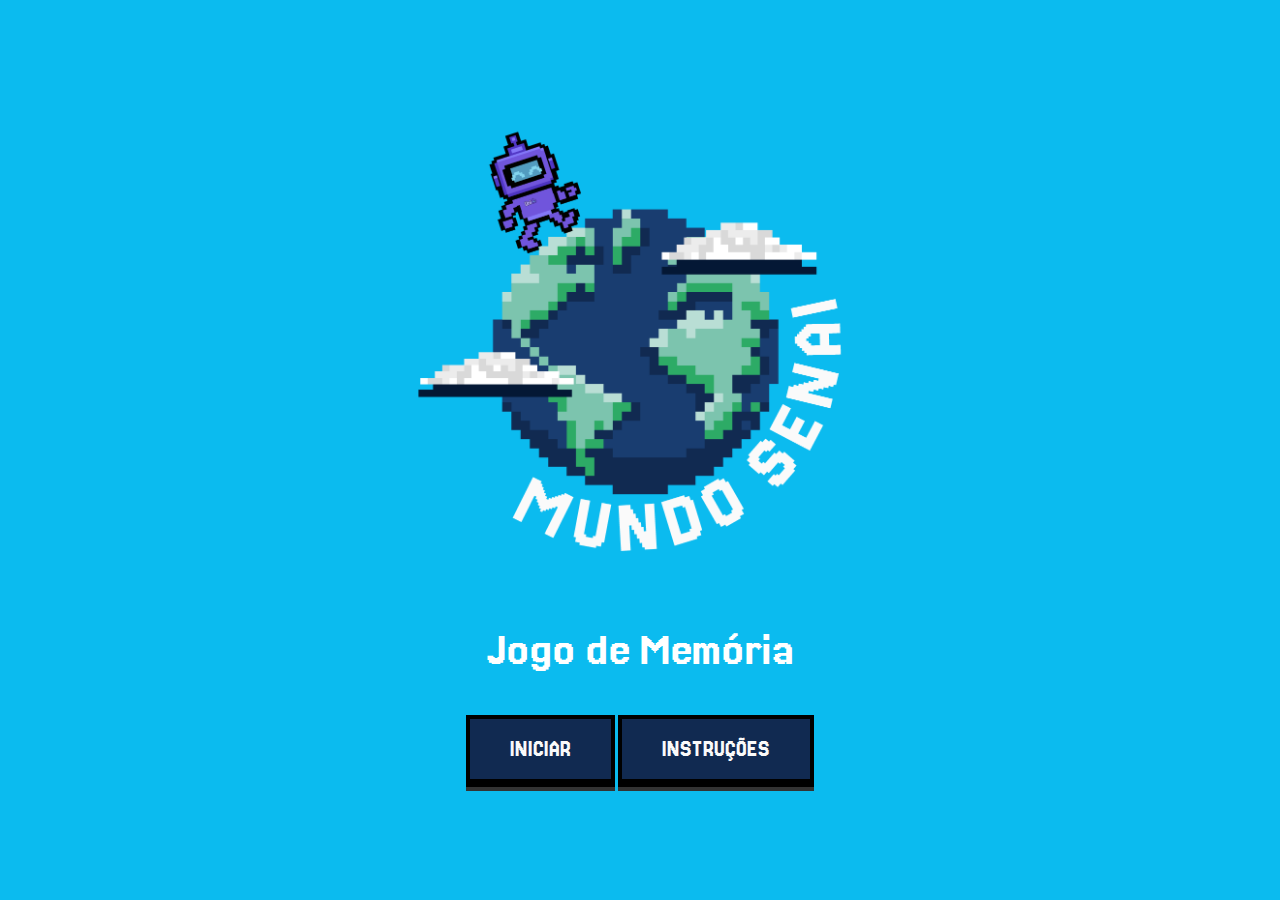
<file: index.html>
<!DOCTYPE html>
<html lang="pt-br">
<head>
  <meta charset="UTF-8">
  <meta name="viewport" content="width=device-width, initial-scale=1.0">
  <link rel="stylesheet" href="https://fonts.googleapis.com/css2?family=Poppins:wght@400;700&display=swap">
  <link rel="stylesheet" href="styles/index.css">
  <link rel="icon" type="image/png" href="/imagens/5.png">
  <title>Memoriza - Tela Inicial</title>
</head>
<body>
  <div id="initial-container">
    <img src="./imagens/MundoSENAI.png" alt="Logo Mundo Senai">
    <h1>Jogo de Memória</h1>
    <button id="startButton">Iniciar</button>
    <button type="button" id="instrucao" class="button">Instruções</button>
  </div>

  <div id="displayInstruction" style="display:none">
    <button id="closeInstruction" class="close">X</button>
    <h2>Instruções</h2>
    <p>1. <strong>Objetivo:</strong> O objetivo é combinar pares de cartas idênticas, ou seja, cartas com as mesmas imagens ou símbolos.</p>
    <p>2. <strong>Memorização:</strong> O desafio principal é memorizar a posição das cartas viradas. Conforme os jogadores viram as cartas, eles precisam tentar se lembrar das posições das cartas que foram viradas anteriormente.</p>
    <p>3. <strong>Fim do Jogo:</strong> O jogo termina quando todas as cartas forem combinadas em pares ou o tempo acabar.</p>
  </div>

  <!-- Importação do script JavaScript -->
  <script src="scripts/index.js"></script>
</body>
</html>
</file>
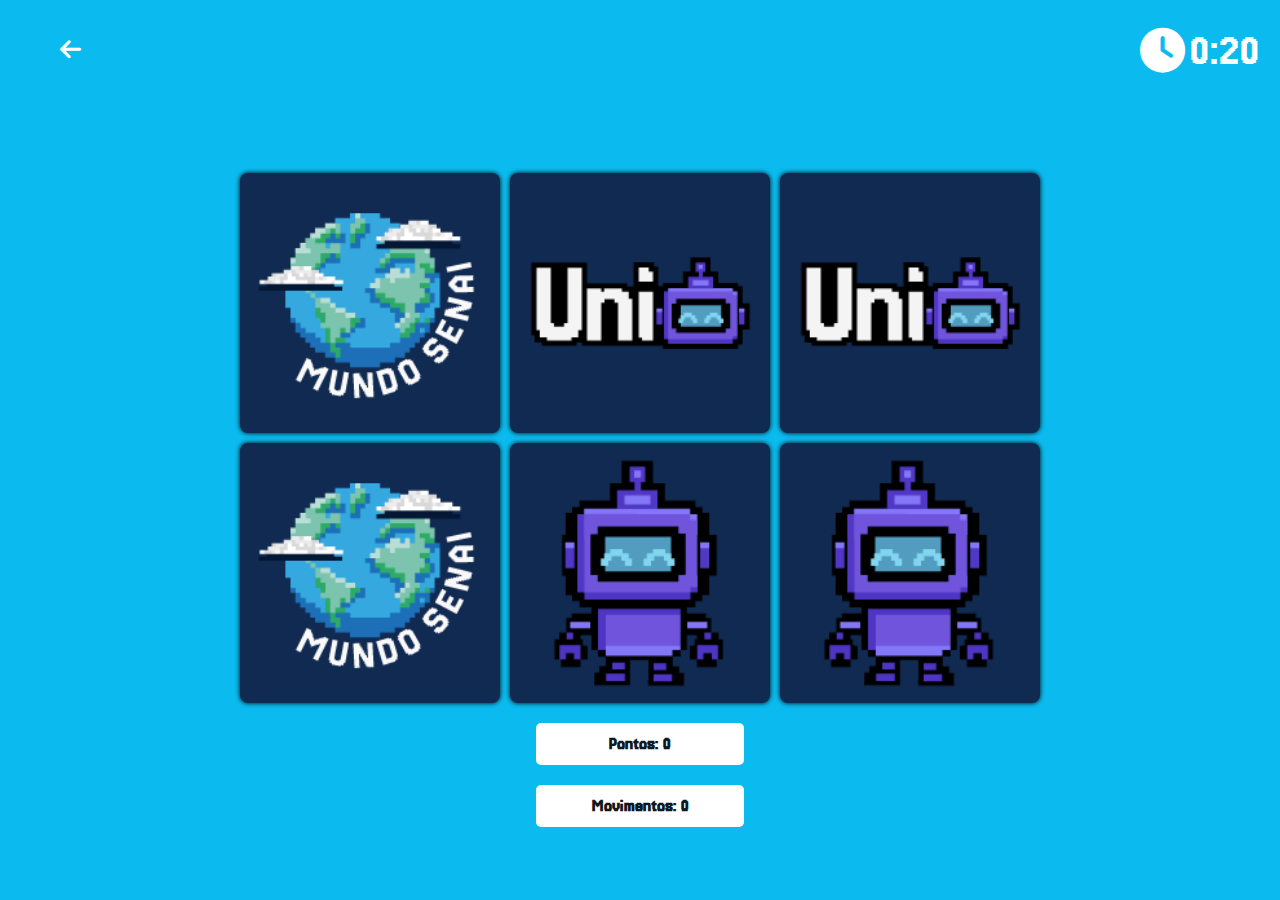
<file: game.html>
<!DOCTYPE html>
<html lang="pt-br">
<head>
  <meta charset="UTF-8">
  <meta name="viewport" content="width=device-width, initial-scale=1.0">
  <!-- Estilos gerais -->
  <link rel="stylesheet" href="styles/global.css">
  <!-- Estilos das cartas -->
  <link rel="stylesheet" href="styles/card.css">
  <!-- Estilos de pontuação -->
  <link rel="stylesheet" href="styles/scores.css">
  <!-- Link para os ícones -->
  <link rel="stylesheet" href="styles/index.css">
  <link rel="icon" type="image/png" href="/imagens/5.png">
  <link rel="stylesheet" href="https://cdnjs.cloudflare.com/ajax/libs/font-awesome/6.0.0-beta3/css/all.min.css">
  <link rel="stylesheet" href="styles/modal.css">

  <title>Jogo da Memória</title>
</head>
<body>
  <div class="control">
    <!-- Botões à esquerda -->
    <div class="botoes-esquerda">
      <button id="voltarButton"><i class="fas fa-arrow-left"></i></button>
    </div>
    
    <!-- Ícone de relógio -->
    <div id="tempoRestante">
      <i class="fas fa-clock"></i> <span id="valorTempo">00:00</span>
    </div>
  </div>

  <div id="game-container"></div>
  <div id="score">Pontos: 0</div>
  <div id="moves">Movimentos: 0</div>

  <!-- Modal de Parabéns -->
  <div id="congrats-modal" class="modal">
    <div class="modal-content" id="Congrats">
      <h2>Parabéns!</h2>
      <p id="congrats-message"></p>
      <img id="congrats-image" src="imagens/ganhou.png" alt="Celebração">
      <button id="voltarIndexButton">Voltar</button>
    </div>
  </div>

  <!-- Modal de Game Over -->
  <div id="game-over-modal" class="modal">
    <div class="modal-content" id="over">
      <h2>Game Over!</h2>
      <p id="game-over-message"></p>
      <img id="game-over-image" src="imagens/perdeu.png" alt="Perda">
      <button id="voltarIndexButtonOver">Voltar</button>
    </div>
  </div>

  <!-- Importação dos scripts JavaScript -->
  <script type="module" src="scripts/config.js"></script>
  <script type="module" src="scripts/game.js"></script>
  <script type="module" src="scripts/card.js"></script>
</body>
</html>
</file>
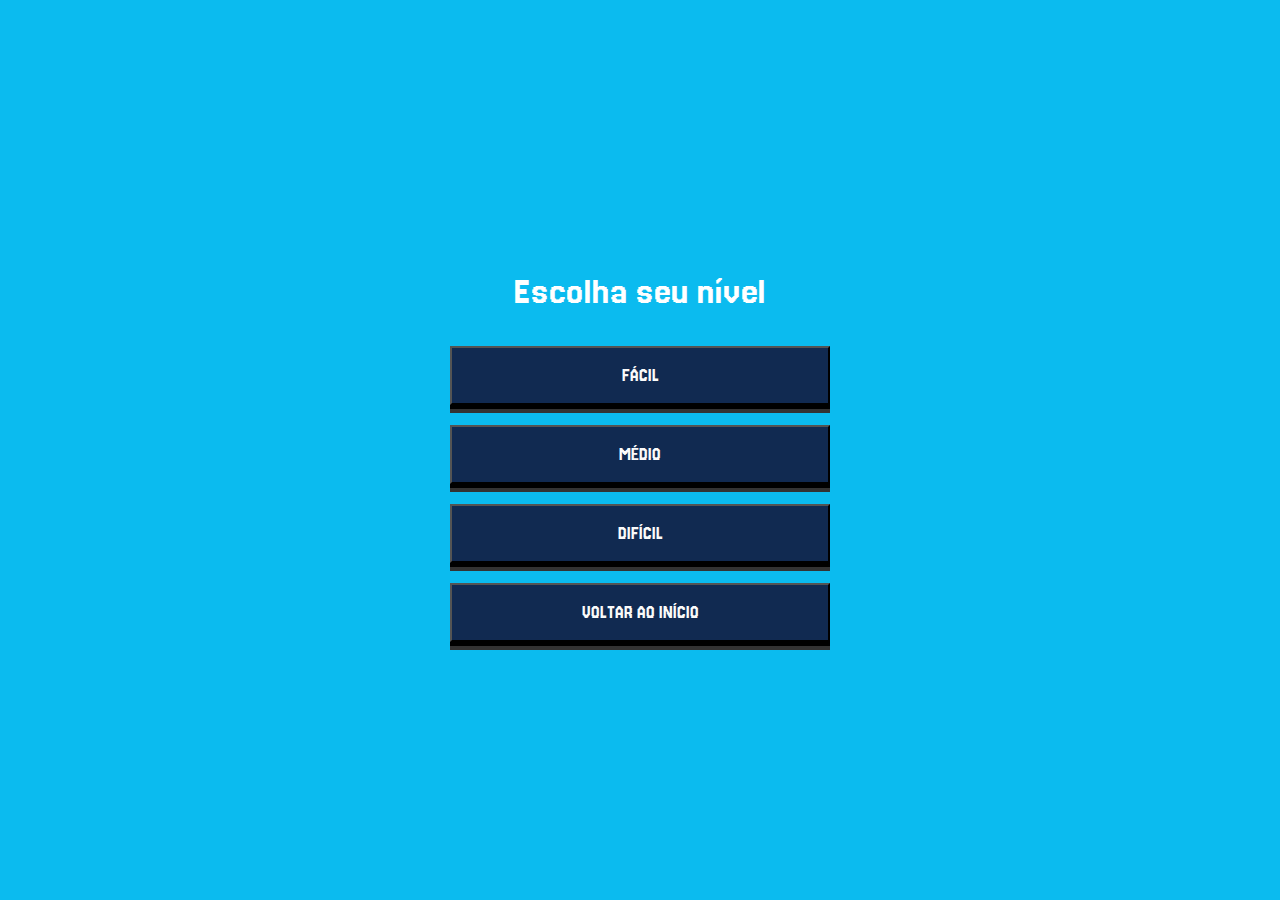
<file: niveis.html>
<!DOCTYPE html>
<html lang="pt-br">
<head>
  <meta charset="UTF-8">
  <meta name="viewport" content="width=device-width, initial-scale=1.0">
  <link rel="stylesheet" href="https://fonts.googleapis.com/css2?family=Poppins:wght@400;700&display=swap">
  <link rel="stylesheet" href="styles/niveis.css">
  <link rel="icon" type="image/png" href="/imagens/5.png">
  <title>Escolha de Nível</title>
</head>
<body>
  <div id="initial-container">
    <h1>Escolha seu nível</h1>
    <button data-level="facil">Fácil</button>
    <button data-level="medio">Médio</button>
    <button data-level="dificil">Difícil</button>
    <button id="voltarButton">Voltar ao Início</button>
  </div>

  <!-- Importação do script JavaScript -->
  <script src="scripts/niveis.js"></script>
</body>
</html>
</file>
<file: styles/index.css>
@font-face {
    font-family: 'Jersey';
    src: url('../FONTS/Jersey20-Regular.ttf') format('truetype');
}

:root {
  --cor-roxo-principal: #583BCE;
  --cor-azul-escuro: #112A51;
  --cor-preto: #191919;
  --cor-amarelo: #EAA918;
  --cor-roxo-claro: #7976FF;
  --cor-azul-ciano: #0BBBEF;
  --cor-cinza: #737171;
  --cor-branco: #FAFAFA;
}

body {
  display: flex;
  justify-content: center;
  align-items: center;
  height: 100vh;
  background-color: var(--cor-azul-ciano);
  margin: 0;
  font-family: 'Jersey', sans-serif;
}

#initial-container {
  text-align: center;
  color: #FFFFFF;
}

#initial-container h1 {
  padding: 1vh 5vw; /* espaçamento envolta da palavra vh:altura e vw: largura*/
  font-size: clamp(30px, 6vw, 48px);
  font-weight: 500; /* Expessura da letra */
}


#initial-container button {
  font-family: 'Jersey', sans-serif;
    text-transform: uppercase;
    font-size: clamp(16px, 3vw, 24px);
    padding: clamp(10px, 2vh, 20px) clamp(20px, 5vw, 40px);
    color: var(--cor-branco);
    background-color: var(--cor-azul-escuro);
    border: 4px solid  #000;
    box-shadow: 0 4px 0 #000, 0 8px 0 #333;
    border-radius: 0;
    cursor: pointer;
    image-rendering: pixelated; /* aqui o navegador força o estilo pixel */
}

#initial-container button:hover {
  box-shadow: 0 2px 0 #000, 0 4px 0 #333;
  transform: translateY(2px);
}

#displayInstruction {
  position: absolute;
  font-size: clamp(14px, 3vw, 20px);
  border-radius: 10px;
  display: none;
  width: 60%;
  background-color: var(--cor-azul-escuro);
  color: var(--cor-branco);
  padding: 5%;
}

#displayInstruction h3{
  text-transform: uppercase;
  font-size: clamp(20px, 4vw, 32px);
}

#displayInstruction p {
  font-family: 'Poppins', sans-serif;
}

#closeInstruction {
  position: absolute;
  top: 10px;
  right: 10px;
  background-color: var(--cor-azul-ciano);
  color: var(--cor-branco);
  border: none;
  border-radius: 50%;
  width: 35px;
  height: 35px;
  font-size: 16px;
  cursor: pointer;
  display: flex;
  justify-content: center;
  align-items: center;
  font-weight: 700;
}

#closeInstruction:hover {
  background-color: var(--cor-azul-escuro);
}

#initial-container img {
  width: clamp(250px, 50vw, 500px);
  height: auto;
}
</file>
<file: styles/global.css>
/* Estilos para o corpo da página */
body {
  display: flex;
  justify-content: center;
  align-items: center;
  flex-direction: column;
  height: 100vh;
  margin: 0;
  font-family: 'Poppins', sans-serif;
}

/* Estilos para o contêiner do jogo */
#game-container {
  display: grid;
  grid-gap: 10px;
  justify-content: center;
  margin-top: 100px;
  width: 90%;
  max-width: 800px;
  grid-template-columns: repeat(auto-fit, minmax(80px, 1fr));
}

.control {
  font-size: 5vh;
  width: 100%;
  position: absolute;
  top: 0;
  display: flex;
  justify-content: space-between;
  align-items: center;
  padding: 20px;
  box-sizing: border-box;
}

.botoes-esquerda {
  display: flex;
  gap: 10px;
}

.botoes-esquerda button{
  background: none;
  border: none;
  color: white;
  font-size: 24px;
  cursor: pointer;
}

#tempoRestante {
  color: white;
  display: flex;
  align-items: center;
  gap: 5px;
}

/* Ajuste para telas bem pequenas (ex.: iPhone SE) */
@media (max-width: 400px) {
  #game-container {
    grid-template-columns: repeat(auto-fit, minmax(60px, 1fr));
    grid-gap: 8px;
  }
  
  .card-front, .card-back {
    font-size: 14px;
  }
  
  button {
    font-size: 14px;
    padding: 10px 20px;
  }
}

/* Ajuste para telas médias (ex.: celulares padrão) */
@media (min-width: 401px) and (max-width: 767px) {
  #game-container {
    grid-template-columns: repeat(auto-fit, minmax(70px, 1fr));
    grid-gap: 10px;
  }
 
  button {
    font-size: 16px;
    padding: 12px 24px;
  }
}

/* Ajuste para tablets */
@media (min-width: 768px) and (max-width: 1023px) {
  #game-container {
    grid-template-columns: repeat(auto-fit, minmax(90px, 1fr));
  }
  
  button {
    font-size: 18px;
    padding: 14px 30px;
  }
}

/* Ajuste para desktop grande */
@media (min-width: 1024px) {
  #game-container {
    grid-template-columns: repeat(auto-fit, minmax(100px, 1fr));
  }
  
  button {
    font-size: 20px;
    padding: 16px 40px;
  }
}
</file>
<file: styles/card.css>
@font-face {
    font-family: 'Jersey';
    src: url('../FONTS/Jersey20-Regular.ttf') format('truetype');
}

:root {
  --cor-roxo-principal: #583BCE;
  --cor-azul-escuro: #112A51;
  --cor-preto: #191919;
  --cor-amarelo: #EAA918;
  --cor-roxo-claro: #7976FF;
  --cor-azul-ciano: #0BBBEF;
  --cor-cinza: #737171;
  --cor-branco: #FAFAFA;
}

/* Estilos para as cartas do jogo */
.card {
  width: 100%;
  aspect-ratio: 1/1;
  perspective: 1000px;
}


.card img {
  width: 100%;
  height: 100%;
  object-fit: cover;
  border-radius: 8px;
}

.card .card-inner {
  width: 100%;
  height: 100%;
  transform-style: preserve-3d;
  transition: transform 0.3s ease-in-out;
}

.card.flipped .card-inner {
  transform: rotateY(180deg);
}

.card-front,
.card-back {
  position: absolute;
  width: 100%;
  height: 100%;
  backface-visibility: hidden;
  display: flex;
  align-items: center;
  justify-content: center;
  font-size: clamp(16px, 4vw, 32px);
  border-radius: 8px;
  box-shadow: 0 0 5px #000000;
  background-color: var(--cor-azul-escuro);
}

.card-back {
  transform: rotateY(180deg);
}

.card:hover {
  transform: scale(1.05);
  box-shadow: 0 0 5px #191919;
  cursor: pointer;
  border-radius: 8px;
}
</file>
<file: styles/scores.css>
/* Estilos para os elementos de pontuação e movimentos */
#score,
#moves {
  margin-top: 20px; /* Margem superior */
  font-size: 18px; /* Tamanho da fonte */
  font-weight: bold; /* Negrito */
  color: #101820; /* Cor do texto */
  padding: 12px 24px; /* Preenchimento interno */
  border-radius: 5px; /* Arredondar as bordas */
  background-color: #FFFFFF; /* Cor de fundo */
  border: 2px solid background-color; /* Borda sutil */
  box-shadow: 0 2px 4px #0BBBEF; /* Adicionar uma sombra sutil */
  transition: background-color 0.3s ease, box-shadow 0.3s ease; /* Adicionar transições suaves */
  width: 160px; /* Definir uma largura fixa */
  text-align: center; /* Centralizar o texto */
  display: inline-block; /* Exibir como um bloco inline */
}
</file>
<file: styles/modal.css>
@font-face {
    font-family: 'Jersey';
    src: url('../FONTS/Jersey20-Regular.ttf') format('truetype');
}

:root {
  --cor-roxo-principal: #583BCE;
  --cor-azul-escuro: #112A51;
  --cor-preto: #191919;
  --cor-amarelo: #EAA918;
  --cor-roxo-claro: #7976FF;
  --cor-azul-ciano: #0BBBEF;
  --cor-cinza: #737171;
  --cor-branco: #FAFAFA;
}

.modal {
    display: none;
    position: fixed;
    z-index: 1;
    left: 0;
    top: 0;
    width: 100%;
    height: 100%;
    background-color: rgba(0, 0, 0, 0.4);
  }
  
  .modal-content {
    background-color: var(--cor-azul-ciano);
    margin: 5% auto;
    padding: 20px;
    width: 80%;
    max-width: 500px;
    border-radius: 10px;
    text-align: center;
  }
  
  
  .modal h2 {
    font-size: clamp(20px, 5vw, 40px);
  }
  .modal p {
      font-size: clamp(14px, 3vw, 20px);
  }
  
  .modal img {
    max-width: 55%;
    height: auto;
    display: block;
    margin: 0 auto 20px auto;
  }
  
  .modal button {
    font-family: 'Jersey', sans-serif;
    text-transform: uppercase;
    font-size: 1.5vw;
    padding: 1vh 10vw;
    color: var(--cor-branco);
    background-color: var(--cor-azul-escuro);
    border: 4px solid --cor-preto;
    box-shadow: 0 4px 0 #000, 0 8px 0 #333;
    border-radius: 0;
    cursor: pointer;
    image-rendering: pixelated; /* aqui o navegador força o estilo pixel */
  }
  
  .modal button:hover {
    box-shadow: 0 2px 0 #000, 0 4px 0 #333;
    transform: translateY(2px);
  }
  

@media screen and (max-width: 720px) {
    .modal-content {
        width: 60%;
        padding: clamp(20px, 5vw, 40px);
        max-width: 400px;
    }

    .modal h2 {
        font-size: 8vw;
        margin-bottom: 4vh;
    }

    .modal p {
        font-size: 4vw;
        margin-bottom: 4vh;
    }

    .modal img {
        max-width: 60%;
        margin-bottom: 4vh;
    }

    .modal button {
        font-size: 5vw;
        padding: 1vh 10vw;
    }
}
</file>
<file: styles/niveis.css>
@font-face {
    font-family: 'Jersey';
    src: url('../FONTS/Jersey20-Regular.ttf') format('truetype');
}

:root {
  --cor-roxo-principal: #583BCE;
  --cor-azul-escuro: #112A51;
  --cor-preto: #191919;
  --cor-amarelo: #EAA918;
  --cor-roxo-claro: #7976FF;
  --cor-azul-ciano: #0BBBEF;
  --cor-cinza: #737171;
  --cor-branco: #FAFAFA;
}

body {
  display: flex;
  justify-content: center;
  align-items: center;
  height: 100vh;
  background-color: var(--cor-azul-ciano);
  margin: 0;
  font-family: 'Jersey', sans-serif;
}

#initial-container {
  text-align: center;
  color: #FFFFFF;
}

#initial-container h1 {
  padding: 1vh 5vw; /* espaçamento envolta da palavra vh:altura e vw: largura*/
  font-size: 3vw; /* Tamanho da palavra - vw já está se adaptando à largura da tela*/
  font-weight: 500; /* Expessura da letra */
}

#initial-container button {
  width: 100%;
  margin: 20px auto;
  display: block;
  font-family: 'Jersey', sans-serif;
    text-transform: uppercase;
    font-size: 1.5vw;
    padding: 2vh 4vw;
    color: var(--cor-branco);
    background-color: var(--cor-azul-escuro);
    border: 4px solid --cor-preto;
    box-shadow: 0 4px 0 #000, 0 8px 0 #333;
    border-radius: 0;
    cursor: pointer;
    image-rendering: pixelated; /* aqui o navegador força o estilo pixel */
}

#initial-container button:hover {
  box-shadow: 0 2px 0 #000, 0 4px 0 #333;
  transform: translateY(2px);
}
</file>
